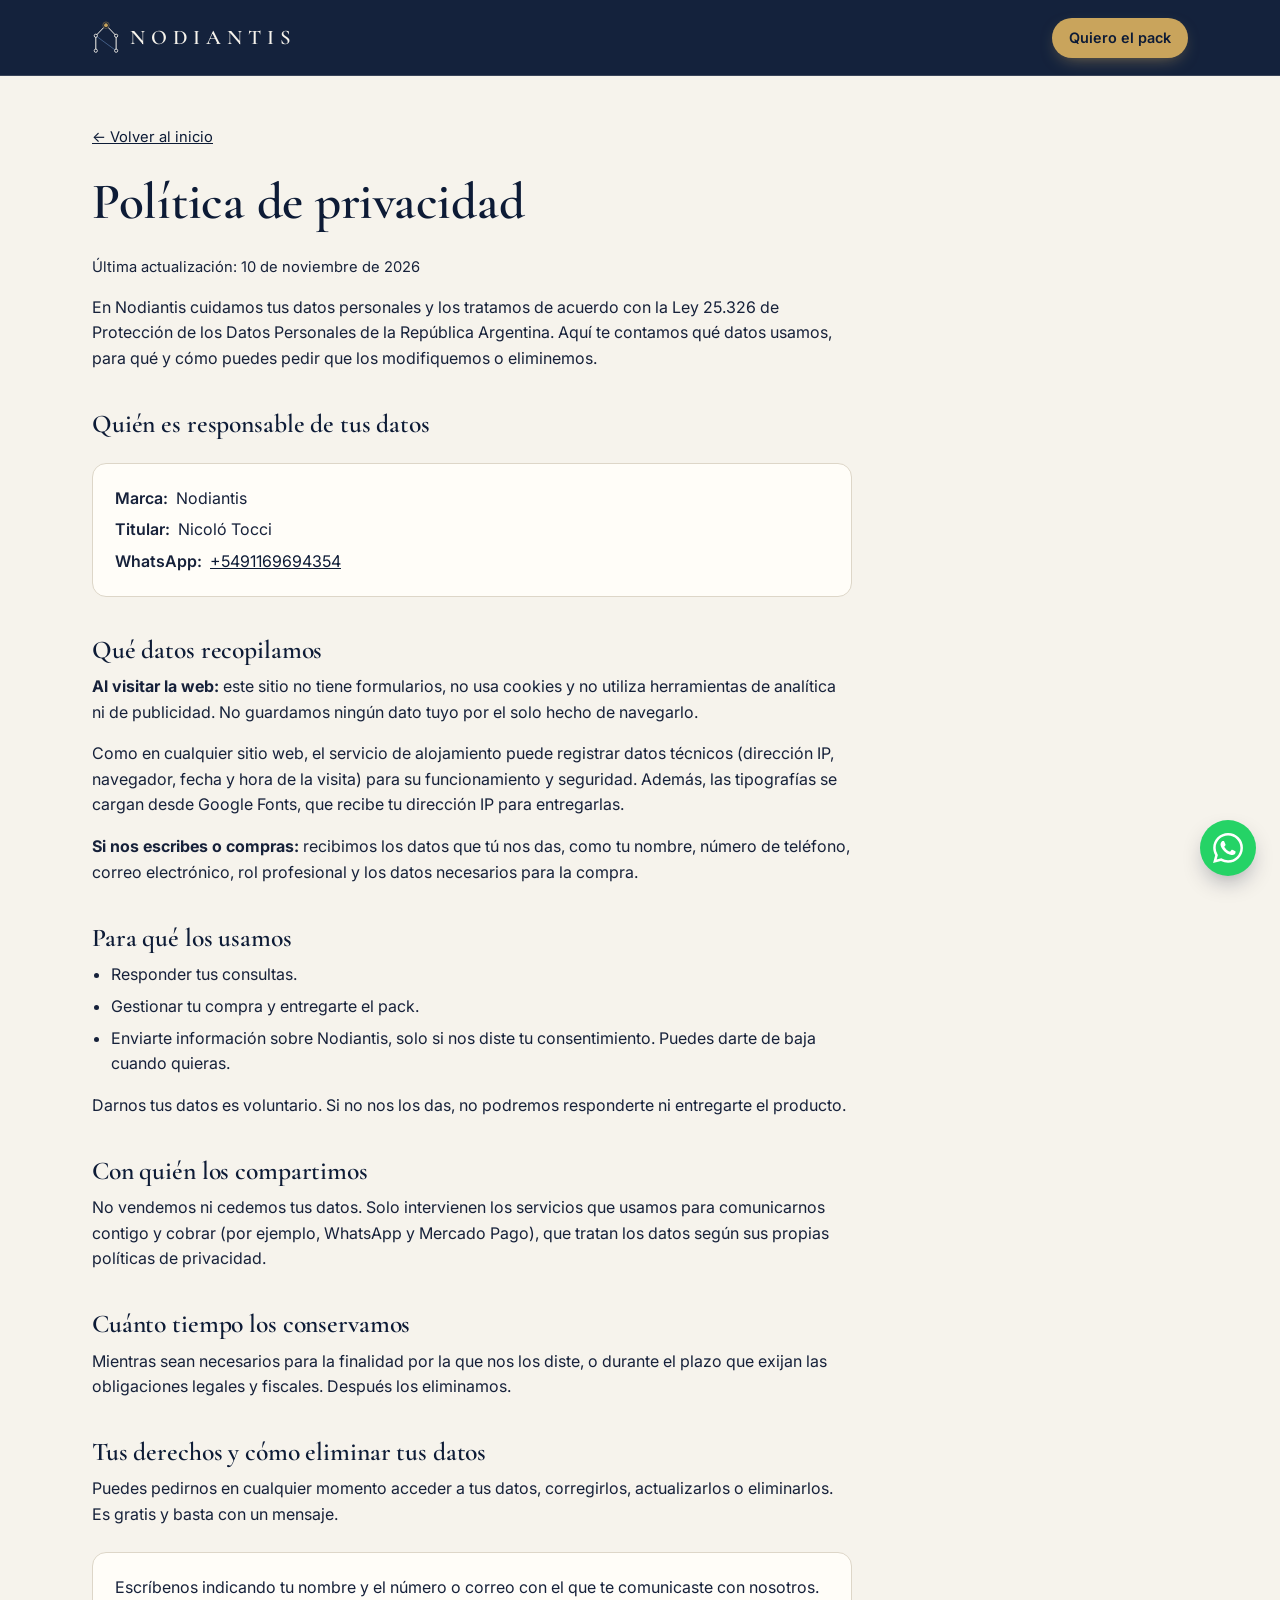
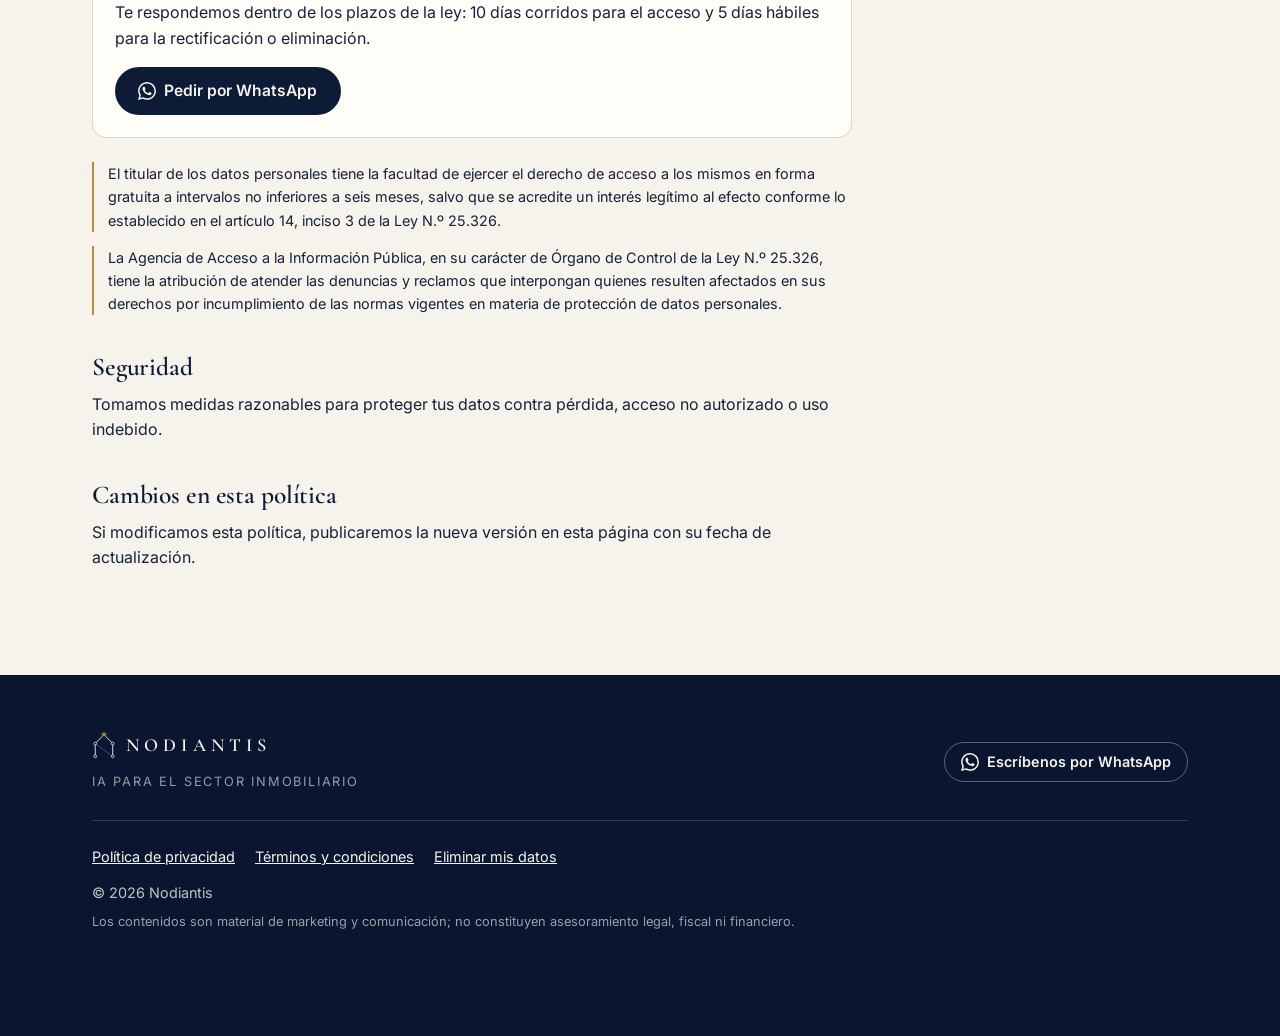
<file: privacidad.html>
<!doctype html>
<html lang="es" class="no-js">
<head>
  <meta charset="utf-8">
  <meta name="viewport" content="width=device-width, initial-scale=1">
  <title>Política de privacidad · Nodiantis</title>
  <meta name="description" content="Cómo trata Nodiantis tus datos personales y cómo pedir su acceso, corrección o eliminación.">
  <meta name="robots" content="index, follow">
  <meta name="theme-color" content="#0d1b36">
  <link rel="icon" type="image/svg+xml" href="data:image/svg+xml,%3Csvg xmlns='http://www.w3.org/2000/svg' viewBox='0 0 64 64'%3E%3Crect width='64' height='64' rx='14' fill='%230d1b36'/%3E%3Csvg x='9' y='7' width='46' height='50' viewBox='630 155 420 505'%3E%3Cpath d='M687 374 L992 598' stroke='%234a6790' stroke-width='13' stroke-linecap='round'/%3E%3Cg stroke='%23f6f3ec' stroke-width='15' stroke-linecap='round' fill='none'%3E%3Cpath d='M840 215 L687 374 M840 215 L992 374 M687 374 V598 M992 374 V598'/%3E%3C/g%3E%3Cg fill='%230d1b36' stroke='%23f6f3ec' stroke-width='13'%3E%3Ccircle cx='687' cy='374' r='24'/%3E%3Ccircle cx='992' cy='374' r='24'/%3E%3Ccircle cx='687' cy='598' r='24'/%3E%3Ccircle cx='992' cy='598' r='24'/%3E%3C/g%3E%3Ccircle cx='840' cy='215' r='48' fill='%230d1b36' stroke='%23c9a45c' stroke-width='6'/%3E%3Ccircle cx='840' cy='215' r='28' fill='%23c9a45c'/%3E%3C/svg%3E%3C/svg%3E">

  <link rel="preconnect" href="https://fonts.googleapis.com">
  <link rel="preconnect" href="https://fonts.gstatic.com" crossorigin>
  <link rel="stylesheet" href="https://fonts.googleapis.com/css2?family=Cormorant+Garamond:wght@500;600;700&family=Inter:wght@400;500;600&display=swap">
  <link rel="stylesheet" href="styles.css">
</head>
<body>
  <a class="skip-link" href="#contenido">Saltar al contenido</a>
  <svg width="0" height="0" style="position:absolute" aria-hidden="true" focusable="false">
    <symbol id="iso" viewBox="630 155 420 505"><path d="M687 374 L992 598" stroke="#4a6790" stroke-width="13" stroke-linecap="round"/><g stroke="#f6f3ec" stroke-width="15" stroke-linecap="round" fill="none"><path d="M840 215 L687 374 M840 215 L992 374 M687 374 V598 M992 374 V598"/></g><g fill="var(--iso-bg, #0d1b36)" stroke="#f6f3ec" stroke-width="13"><circle cx="687" cy="374" r="24"/><circle cx="992" cy="374" r="24"/><circle cx="687" cy="598" r="24"/><circle cx="992" cy="598" r="24"/></g><circle cx="840" cy="215" r="48" fill="var(--iso-bg, #0d1b36)" stroke="#c9a45c" stroke-width="6"/><circle cx="840" cy="215" r="28" fill="#c9a45c"/></symbol>
    <symbol id="wa-logo" viewBox="0 0 24 24"><path fill="currentColor" d="M17.472 14.382c-.297-.149-1.758-.867-2.03-.967-.273-.099-.471-.148-.67.15-.197.297-.767.966-.94 1.164-.173.199-.347.223-.644.075-.297-.15-1.255-.463-2.39-1.475-.883-.788-1.48-1.761-1.653-2.059-.173-.297-.018-.458.13-.606.134-.133.298-.347.446-.52.149-.174.198-.298.298-.497.099-.198.05-.371-.025-.52-.075-.149-.669-1.612-.916-2.207-.242-.579-.487-.5-.669-.51-.173-.008-.371-.01-.57-.01-.198 0-.52.074-.792.372-.272.297-1.04 1.016-1.04 2.479 0 1.462 1.065 2.875 1.213 3.074.149.198 2.096 3.2 5.077 4.487.709.306 1.262.489 1.694.625.712.227 1.36.195 1.871.118.571-.085 1.758-.719 2.006-1.413.248-.694.248-1.289.173-1.413-.074-.124-.272-.198-.57-.347m-5.421 7.403h-.004a9.87 9.87 0 01-5.031-1.378l-.361-.214-3.741.982.998-3.648-.235-.374a9.86 9.86 0 01-1.51-5.26c.001-5.45 4.436-9.884 9.888-9.884 2.64 0 5.122 1.03 6.988 2.898a9.825 9.825 0 012.893 6.994c-.003 5.45-4.437 9.884-9.885 9.884m8.413-18.297A11.815 11.815 0 0012.05 0C5.495 0 .16 5.335.157 11.892c0 2.096.547 4.142 1.588 5.945L.057 24l6.305-1.654a11.882 11.882 0 005.683 1.448h.005c6.554 0 11.89-5.335 11.893-11.893a11.821 11.821 0 00-3.48-8.413Z"/></symbol>
  </svg>

  <header class="site-header" id="top">
    <div class="container header-inner">
      <a class="brand" href="index.html" aria-label="Nodiantis, volver al inicio"><svg class="brand-iso" aria-hidden="true"><use href="#iso"/></svg><span class="wordmark">Nodiantis</span></a>
      <div class="header-actions">
        <a class="btn btn-primary btn-sm" href="https://wa.me/5491169694354" data-buy target="_blank" rel="noopener">Quiero el pack</a>
      </div>
    </div>
  </header>

  <main id="contenido" class="legal-page">
    <div class="container">
      <article class="legal">
        <a class="back-link" href="index.html">← Volver al inicio</a>
        <h1>Política de privacidad</h1>
        <p class="legal-updated">Última actualización: 10 de noviembre de 2026</p>
        <p>En Nodiantis cuidamos tus datos personales y los tratamos de acuerdo con la Ley 25.326 de Protección de los Datos Personales de la República Argentina. Aquí te contamos qué datos usamos, para qué y cómo puedes pedir que los modifiquemos o eliminemos.</p>

        <h2>Quién es responsable de tus datos</h2>
        <div class="legal-box">
          <dl class="legal-dl">
            <div><dt>Marca:</dt><dd>Nodiantis</dd></div>
            <div data-cfg-row hidden><dt>Titular:</dt><dd data-cfg="titular.nombre"></dd></div>
            <div data-cfg-row hidden><dt>CUIT:</dt><dd data-cfg="titular.cuit"></dd></div>
            <div data-cfg-row hidden><dt>Domicilio:</dt><dd data-cfg="titular.domicilio"></dd></div>
            <div data-cfg-row hidden><dt>Correo:</dt><dd><a data-cfg="email" href="#"></a></dd></div>
            <div><dt>WhatsApp:</dt><dd><a href="https://wa.me/5491169694354" data-whatsapp target="_blank" rel="noopener" data-wa-text>+5491169694354</a></dd></div>
          </dl>
        </div>

        <h2>Qué datos recopilamos</h2>
        <p><strong>Al visitar la web:</strong> este sitio no tiene formularios, no usa cookies y no utiliza herramientas de analítica ni de publicidad. No guardamos ningún dato tuyo por el solo hecho de navegarlo.</p>
        <p>Como en cualquier sitio web, el servicio de alojamiento puede registrar datos técnicos (dirección IP, navegador, fecha y hora de la visita) para su funcionamiento y seguridad. Además, las tipografías se cargan desde Google Fonts, que recibe tu dirección IP para entregarlas.</p>
        <p><strong>Si nos escribes o compras:</strong> recibimos los datos que tú nos das, como tu nombre, número de teléfono, correo electrónico, rol profesional y los datos necesarios para la compra.</p>

        <h2>Para qué los usamos</h2>
        <ul>
          <li>Responder tus consultas.</li>
          <li>Gestionar tu compra y entregarte el pack.</li>
          <li>Enviarte información sobre Nodiantis, solo si nos diste tu consentimiento. Puedes darte de baja cuando quieras.</li>
        </ul>
        <p>Darnos tus datos es voluntario. Si no nos los das, no podremos responderte ni entregarte el producto.</p>

        <h2>Con quién los compartimos</h2>
        <p>No vendemos ni cedemos tus datos. Solo intervienen los servicios que usamos para comunicarnos contigo y cobrar (por ejemplo, WhatsApp y Mercado Pago), que tratan los datos según sus propias políticas de privacidad.</p>

        <h2>Cuánto tiempo los conservamos</h2>
        <p>Mientras sean necesarios para la finalidad por la que nos los diste, o durante el plazo que exijan las obligaciones legales y fiscales. Después los eliminamos.</p>

        <h2 id="tus-derechos">Tus derechos y cómo eliminar tus datos</h2>
        <p>Puedes pedirnos en cualquier momento acceder a tus datos, corregirlos, actualizarlos o eliminarlos. Es gratis y basta con un mensaje.</p>
        <div class="legal-box">
          <p>Escríbenos indicando tu nombre y el número o correo con el que te comunicaste con nosotros. Te respondemos dentro de los plazos de la ley: 10 días corridos para el acceso y 5 días hábiles para la rectificación o eliminación.</p>
          <div class="btn-row">
            <a class="btn btn-dark" href="https://wa.me/5491169694354" data-whatsapp-delete target="_blank" rel="noopener"><svg class="wa-icon" aria-hidden="true"><use href="#wa-logo"/></svg>Pedir por WhatsApp</a>
          </div>
          <p data-cfg-row hidden>También puedes escribirnos a <a data-cfg="email" href="#"></a>.</p>
        </div>
        <p class="legal-note">El titular de los datos personales tiene la facultad de ejercer el derecho de acceso a los mismos en forma gratuita a intervalos no inferiores a seis meses, salvo que se acredite un interés legítimo al efecto conforme lo establecido en el artículo 14, inciso 3 de la Ley N.º 25.326.</p>
        <p class="legal-note">La Agencia de Acceso a la Información Pública, en su carácter de Órgano de Control de la Ley N.º 25.326, tiene la atribución de atender las denuncias y reclamos que interpongan quienes resulten afectados en sus derechos por incumplimiento de las normas vigentes en materia de protección de datos personales.</p>

        <h2>Seguridad</h2>
        <p>Tomamos medidas razonables para proteger tus datos contra pérdida, acceso no autorizado o uso indebido.</p>

        <h2>Cambios en esta política</h2>
        <p>Si modificamos esta política, publicaremos la nueva versión en esta página con su fecha de actualización.</p>
      </article>
    </div>
  </main>

  <footer class="site-footer">
    <div class="container footer-inner">
      <div class="footer-brand">
        <span class="brand"><svg class="brand-iso" aria-hidden="true"><use href="#iso"/></svg><span class="wordmark wordmark-footer">Nodiantis</span></span>
        <p class="footer-tagline">IA para el sector inmobiliario</p>
      </div>

      <div class="footer-actions">
        <a class="btn btn-outline-light btn-sm" href="https://wa.me/5491169694354" data-whatsapp target="_blank" rel="noopener"><svg class="wa-icon" aria-hidden="true"><use href="#wa-logo"/></svg>Escríbenos por WhatsApp</a>
        <ul class="social" id="social" aria-label="Redes sociales" hidden></ul>
      </div>

      <div class="footer-legal">
        <ul class="legal-links">
          <li><a href="privacidad.html">Política de privacidad</a></li>
          <li><a href="terminos.html">Términos y condiciones</a></li>
          <li><a href="privacidad.html#tus-derechos">Eliminar mis datos</a></li>
        </ul>
        <p>© <span id="year">2026</span> Nodiantis</p>
        <p class="disclaimer">Los contenidos son material de marketing y comunicación; no constituyen asesoramiento legal, fiscal ni financiero.</p>
      </div>
    </div>
  </footer>

  <a class="wa-float" href="https://wa.me/5491169694354" data-whatsapp target="_blank" rel="noopener" aria-label="Escribir por WhatsApp">
    <svg aria-hidden="true"><use href="#wa-logo"/></svg>
  </a>

  <script src="config.js"></script>
  <script src="script.js"></script>
</body>
</html>
</file>
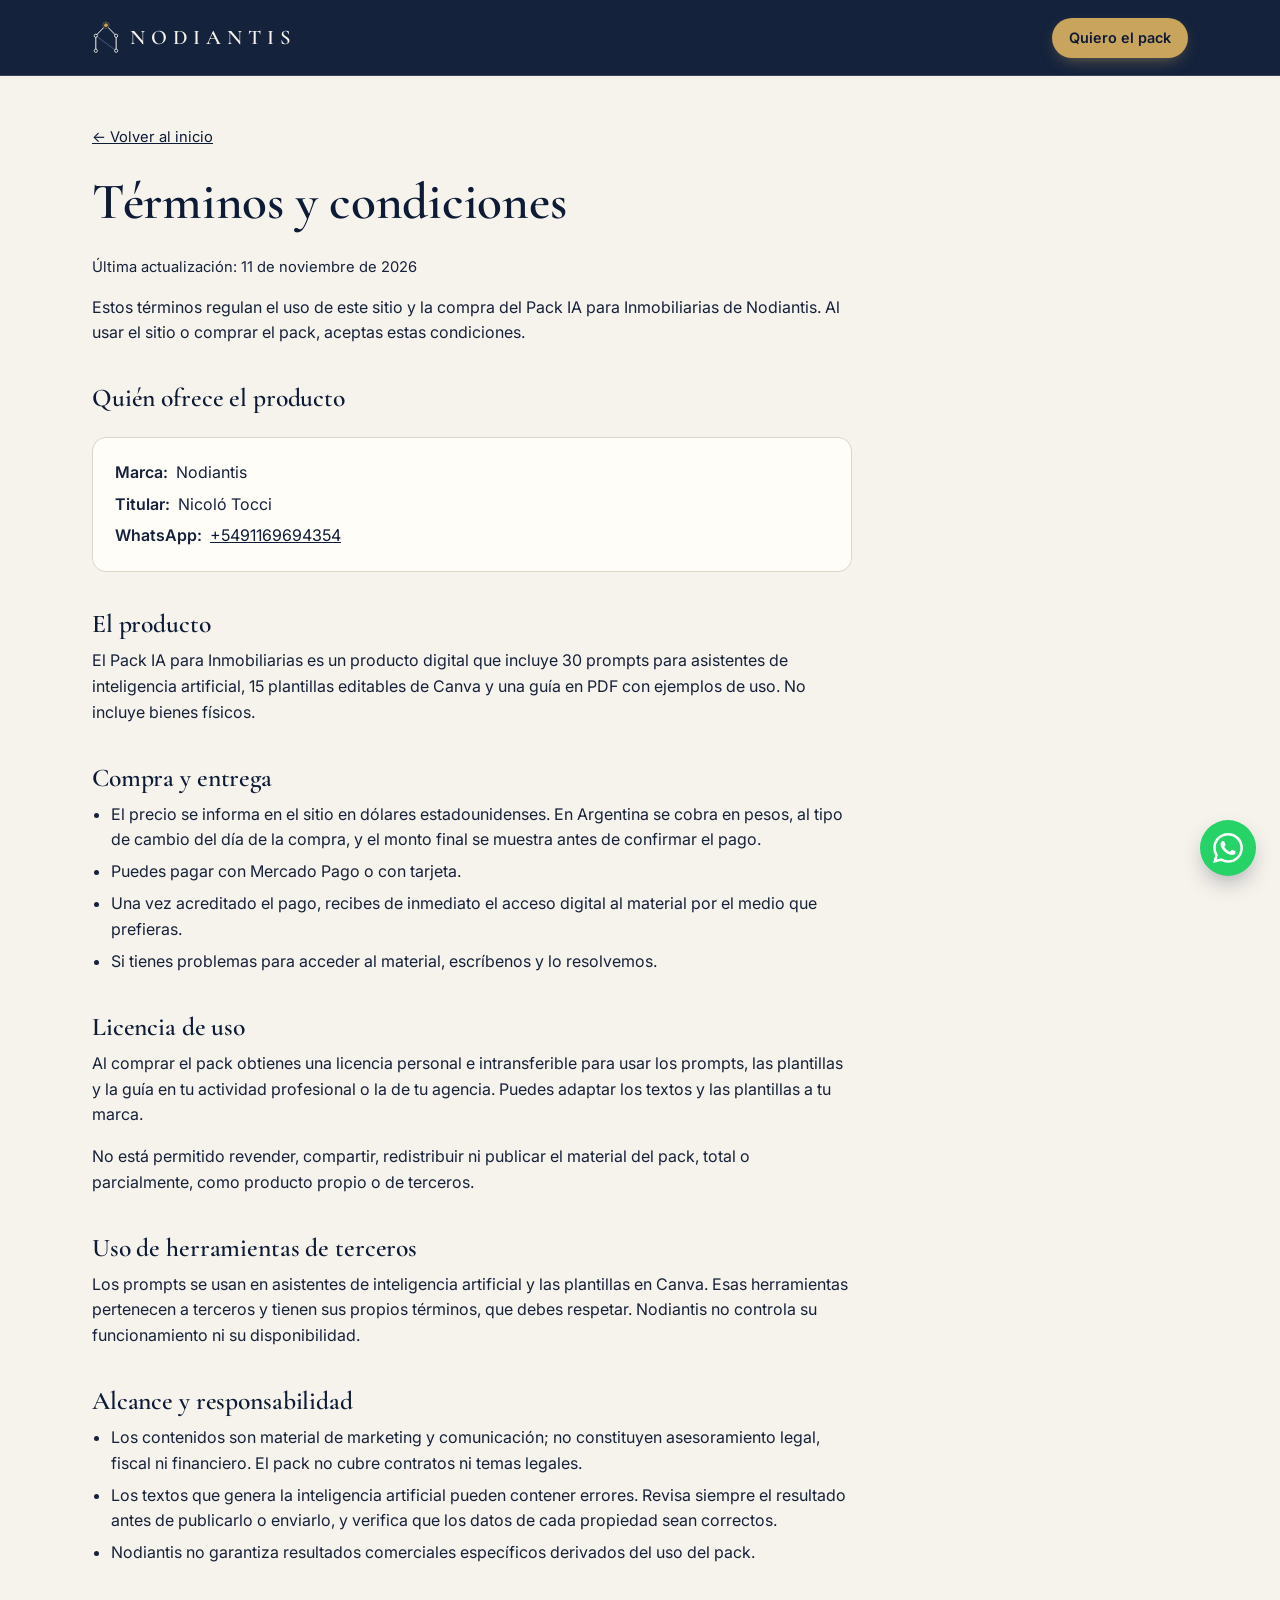
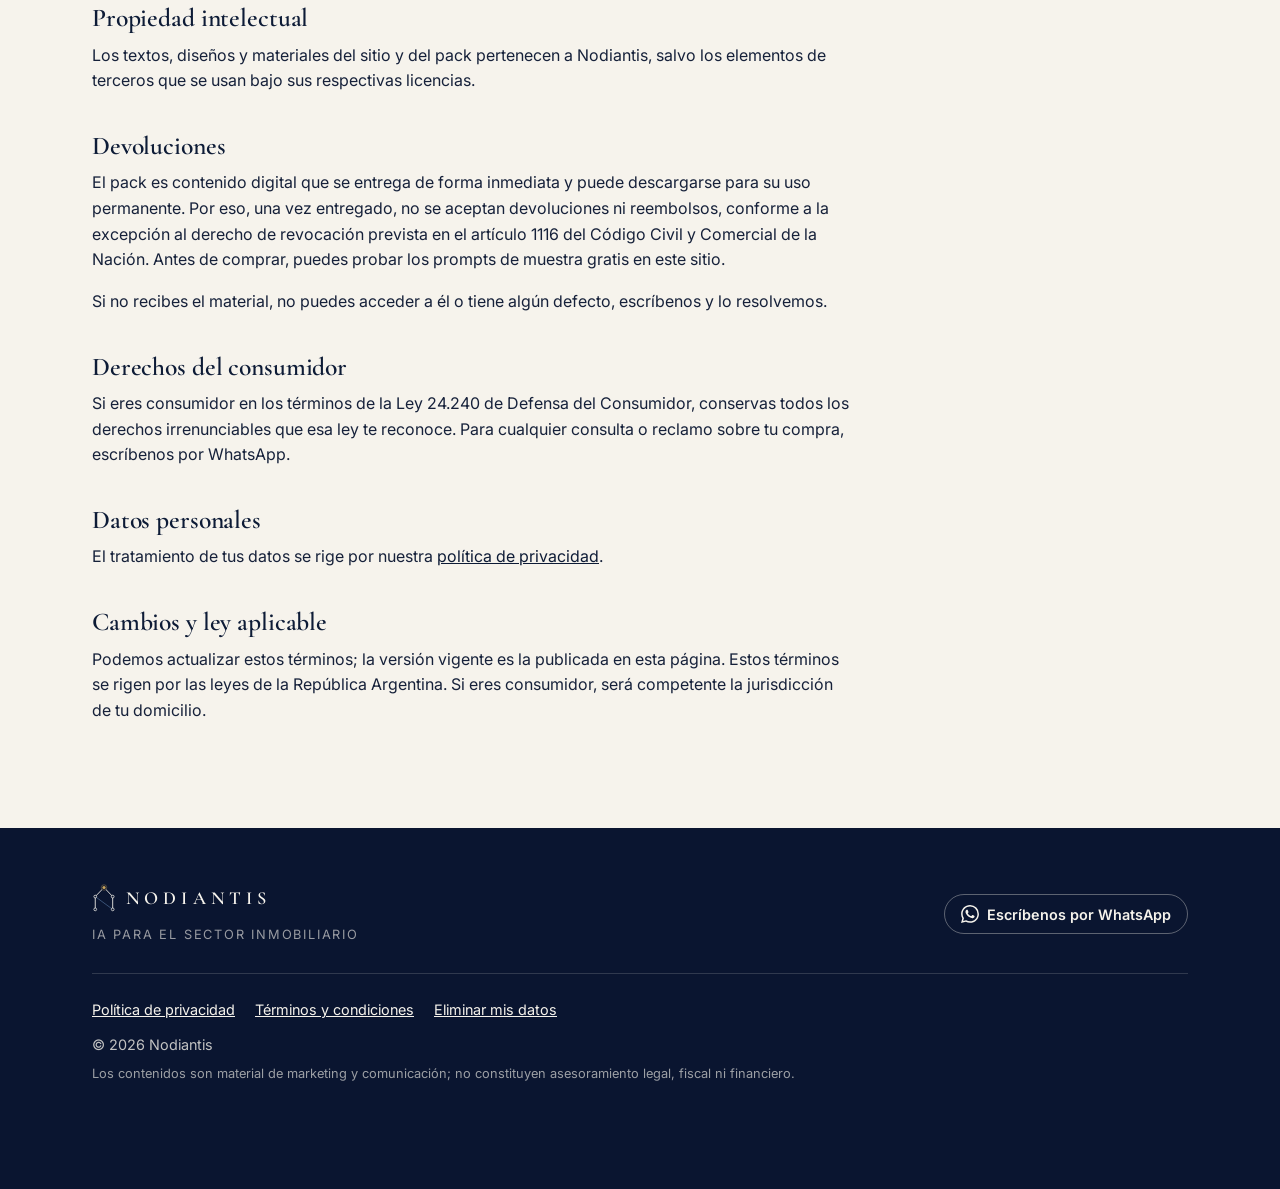
<file: terminos.html>
<!doctype html>
<html lang="es" class="no-js">
<head>
  <meta charset="utf-8">
  <meta name="viewport" content="width=device-width, initial-scale=1">
  <title>Términos y condiciones · Nodiantis</title>
  <meta name="description" content="Términos y condiciones de uso del sitio y de compra del Pack IA para Inmobiliarias de Nodiantis.">
  <meta name="robots" content="index, follow">
  <meta name="theme-color" content="#0d1b36">
  <link rel="icon" type="image/svg+xml" href="data:image/svg+xml,%3Csvg xmlns='http://www.w3.org/2000/svg' viewBox='0 0 64 64'%3E%3Crect width='64' height='64' rx='14' fill='%230d1b36'/%3E%3Csvg x='9' y='7' width='46' height='50' viewBox='630 155 420 505'%3E%3Cpath d='M687 374 L992 598' stroke='%234a6790' stroke-width='13' stroke-linecap='round'/%3E%3Cg stroke='%23f6f3ec' stroke-width='15' stroke-linecap='round' fill='none'%3E%3Cpath d='M840 215 L687 374 M840 215 L992 374 M687 374 V598 M992 374 V598'/%3E%3C/g%3E%3Cg fill='%230d1b36' stroke='%23f6f3ec' stroke-width='13'%3E%3Ccircle cx='687' cy='374' r='24'/%3E%3Ccircle cx='992' cy='374' r='24'/%3E%3Ccircle cx='687' cy='598' r='24'/%3E%3Ccircle cx='992' cy='598' r='24'/%3E%3C/g%3E%3Ccircle cx='840' cy='215' r='48' fill='%230d1b36' stroke='%23c9a45c' stroke-width='6'/%3E%3Ccircle cx='840' cy='215' r='28' fill='%23c9a45c'/%3E%3C/svg%3E%3C/svg%3E">

  <link rel="preconnect" href="https://fonts.googleapis.com">
  <link rel="preconnect" href="https://fonts.gstatic.com" crossorigin>
  <link rel="stylesheet" href="https://fonts.googleapis.com/css2?family=Cormorant+Garamond:wght@500;600;700&family=Inter:wght@400;500;600&display=swap">
  <link rel="stylesheet" href="styles.css">
</head>
<body>
  <a class="skip-link" href="#contenido">Saltar al contenido</a>
  <svg width="0" height="0" style="position:absolute" aria-hidden="true" focusable="false">
    <symbol id="iso" viewBox="630 155 420 505"><path d="M687 374 L992 598" stroke="#4a6790" stroke-width="13" stroke-linecap="round"/><g stroke="#f6f3ec" stroke-width="15" stroke-linecap="round" fill="none"><path d="M840 215 L687 374 M840 215 L992 374 M687 374 V598 M992 374 V598"/></g><g fill="var(--iso-bg, #0d1b36)" stroke="#f6f3ec" stroke-width="13"><circle cx="687" cy="374" r="24"/><circle cx="992" cy="374" r="24"/><circle cx="687" cy="598" r="24"/><circle cx="992" cy="598" r="24"/></g><circle cx="840" cy="215" r="48" fill="var(--iso-bg, #0d1b36)" stroke="#c9a45c" stroke-width="6"/><circle cx="840" cy="215" r="28" fill="#c9a45c"/></symbol>
    <symbol id="wa-logo" viewBox="0 0 24 24"><path fill="currentColor" d="M17.472 14.382c-.297-.149-1.758-.867-2.03-.967-.273-.099-.471-.148-.67.15-.197.297-.767.966-.94 1.164-.173.199-.347.223-.644.075-.297-.15-1.255-.463-2.39-1.475-.883-.788-1.48-1.761-1.653-2.059-.173-.297-.018-.458.13-.606.134-.133.298-.347.446-.52.149-.174.198-.298.298-.497.099-.198.05-.371-.025-.52-.075-.149-.669-1.612-.916-2.207-.242-.579-.487-.5-.669-.51-.173-.008-.371-.01-.57-.01-.198 0-.52.074-.792.372-.272.297-1.04 1.016-1.04 2.479 0 1.462 1.065 2.875 1.213 3.074.149.198 2.096 3.2 5.077 4.487.709.306 1.262.489 1.694.625.712.227 1.36.195 1.871.118.571-.085 1.758-.719 2.006-1.413.248-.694.248-1.289.173-1.413-.074-.124-.272-.198-.57-.347m-5.421 7.403h-.004a9.87 9.87 0 01-5.031-1.378l-.361-.214-3.741.982.998-3.648-.235-.374a9.86 9.86 0 01-1.51-5.26c.001-5.45 4.436-9.884 9.888-9.884 2.64 0 5.122 1.03 6.988 2.898a9.825 9.825 0 012.893 6.994c-.003 5.45-4.437 9.884-9.885 9.884m8.413-18.297A11.815 11.815 0 0012.05 0C5.495 0 .16 5.335.157 11.892c0 2.096.547 4.142 1.588 5.945L.057 24l6.305-1.654a11.882 11.882 0 005.683 1.448h.005c6.554 0 11.89-5.335 11.893-11.893a11.821 11.821 0 00-3.48-8.413Z"/></symbol>
  </svg>

  <header class="site-header" id="top">
    <div class="container header-inner">
      <a class="brand" href="index.html" aria-label="Nodiantis, volver al inicio"><svg class="brand-iso" aria-hidden="true"><use href="#iso"/></svg><span class="wordmark">Nodiantis</span></a>
      <div class="header-actions">
        <a class="btn btn-primary btn-sm" href="https://wa.me/5491169694354" data-buy target="_blank" rel="noopener">Quiero el pack</a>
      </div>
    </div>
  </header>

  <main id="contenido" class="legal-page">
    <div class="container">
      <article class="legal">
        <a class="back-link" href="index.html">← Volver al inicio</a>
        <h1>Términos y condiciones</h1>
        <p class="legal-updated">Última actualización: 11 de noviembre de 2026</p>
        <p>Estos términos regulan el uso de este sitio y la compra del Pack IA para Inmobiliarias de Nodiantis. Al usar el sitio o comprar el pack, aceptas estas condiciones.</p>

        <h2>Quién ofrece el producto</h2>
        <div class="legal-box">
          <dl class="legal-dl">
            <div><dt>Marca:</dt><dd>Nodiantis</dd></div>
            <div data-cfg-row hidden><dt>Titular:</dt><dd data-cfg="titular.nombre"></dd></div>
            <div data-cfg-row hidden><dt>CUIT:</dt><dd data-cfg="titular.cuit"></dd></div>
            <div data-cfg-row hidden><dt>Domicilio:</dt><dd data-cfg="titular.domicilio"></dd></div>
            <div data-cfg-row hidden><dt>Correo:</dt><dd><a data-cfg="email" href="#"></a></dd></div>
            <div><dt>WhatsApp:</dt><dd><a href="https://wa.me/5491169694354" data-whatsapp target="_blank" rel="noopener" data-wa-text>+5491169694354</a></dd></div>
          </dl>
        </div>

        <h2>El producto</h2>
        <p>El Pack IA para Inmobiliarias es un producto digital que incluye 30 prompts para asistentes de inteligencia artificial, 15 plantillas editables de Canva y una guía en PDF con ejemplos de uso. No incluye bienes físicos.</p>

        <h2>Compra y entrega</h2>
        <ul>
          <li>El precio se informa en el sitio en dólares estadounidenses. En Argentina se cobra en pesos, al tipo de cambio del día de la compra, y el monto final se muestra antes de confirmar el pago.</li>
          <li>Puedes pagar con Mercado Pago o con tarjeta.</li>
          <li>Una vez acreditado el pago, recibes de inmediato el acceso digital al material por el medio que prefieras.</li>
          <li>Si tienes problemas para acceder al material, escríbenos y lo resolvemos.</li>
        </ul>

        <h2>Licencia de uso</h2>
        <p>Al comprar el pack obtienes una licencia personal e intransferible para usar los prompts, las plantillas y la guía en tu actividad profesional o la de tu agencia. Puedes adaptar los textos y las plantillas a tu marca.</p>
        <p>No está permitido revender, compartir, redistribuir ni publicar el material del pack, total o parcialmente, como producto propio o de terceros.</p>

        <h2>Uso de herramientas de terceros</h2>
        <p>Los prompts se usan en asistentes de inteligencia artificial y las plantillas en Canva. Esas herramientas pertenecen a terceros y tienen sus propios términos, que debes respetar. Nodiantis no controla su funcionamiento ni su disponibilidad.</p>

        <h2>Alcance y responsabilidad</h2>
        <ul>
          <li>Los contenidos son material de marketing y comunicación; no constituyen asesoramiento legal, fiscal ni financiero. El pack no cubre contratos ni temas legales.</li>
          <li>Los textos que genera la inteligencia artificial pueden contener errores. Revisa siempre el resultado antes de publicarlo o enviarlo, y verifica que los datos de cada propiedad sean correctos.</li>
          <li>Nodiantis no garantiza resultados comerciales específicos derivados del uso del pack.</li>
        </ul>

        <h2>Propiedad intelectual</h2>
        <p>Los textos, diseños y materiales del sitio y del pack pertenecen a Nodiantis, salvo los elementos de terceros que se usan bajo sus respectivas licencias.</p>

        <h2>Devoluciones</h2>
        <p>El pack es contenido digital que se entrega de forma inmediata y puede descargarse para su uso permanente. Por eso, una vez entregado, no se aceptan devoluciones ni reembolsos, conforme a la excepción al derecho de revocación prevista en el artículo 1116 del Código Civil y Comercial de la Nación. Antes de comprar, puedes probar los prompts de muestra gratis en este sitio.</p>
        <p>Si no recibes el material, no puedes acceder a él o tiene algún defecto, escríbenos y lo resolvemos.</p>

        <h2>Derechos del consumidor</h2>
        <p>Si eres consumidor en los términos de la Ley 24.240 de Defensa del Consumidor, conservas todos los derechos irrenunciables que esa ley te reconoce. Para cualquier consulta o reclamo sobre tu compra, escríbenos por WhatsApp.</p>

        <h2>Datos personales</h2>
        <p>El tratamiento de tus datos se rige por nuestra <a href="privacidad.html">política de privacidad</a>.</p>

        <h2>Cambios y ley aplicable</h2>
        <p>Podemos actualizar estos términos; la versión vigente es la publicada en esta página. Estos términos se rigen por las leyes de la República Argentina. Si eres consumidor, será competente la jurisdicción de tu domicilio.</p>
      </article>
    </div>
  </main>

  <footer class="site-footer">
    <div class="container footer-inner">
      <div class="footer-brand">
        <span class="brand"><svg class="brand-iso" aria-hidden="true"><use href="#iso"/></svg><span class="wordmark wordmark-footer">Nodiantis</span></span>
        <p class="footer-tagline">IA para el sector inmobiliario</p>
      </div>

      <div class="footer-actions">
        <a class="btn btn-outline-light btn-sm" href="https://wa.me/5491169694354" data-whatsapp target="_blank" rel="noopener"><svg class="wa-icon" aria-hidden="true"><use href="#wa-logo"/></svg>Escríbenos por WhatsApp</a>
        <ul class="social" id="social" aria-label="Redes sociales" hidden></ul>
      </div>

      <div class="footer-legal">
        <ul class="legal-links">
          <li><a href="privacidad.html">Política de privacidad</a></li>
          <li><a href="terminos.html">Términos y condiciones</a></li>
          <li><a href="privacidad.html#tus-derechos">Eliminar mis datos</a></li>
        </ul>
        <p>© <span id="year">2026</span> Nodiantis</p>
        <p class="disclaimer">Los contenidos son material de marketing y comunicación; no constituyen asesoramiento legal, fiscal ni financiero.</p>
      </div>
    </div>
  </footer>

  <a class="wa-float" href="https://wa.me/5491169694354" data-whatsapp target="_blank" rel="noopener" aria-label="Escribir por WhatsApp">
    <svg aria-hidden="true"><use href="#wa-logo"/></svg>
  </a>

  <script src="config.js"></script>
  <script src="script.js"></script>
</body>
</html>
</file>
<file: styles.css>
/* =========================================================
   Nodiantis · Landing Pack IA para Inmobiliarias
   Mobile-first. Paleta: azul noche, blanco hueso, latón.
   ========================================================= */

:root {
  --navy-900: #0a1530;
  --navy-800: #0d1b36;
  --navy-700: #16264a;
  --navy-600: #22355f;
  --steel: #6d8bb8;
  --bone: #f6f3ec;
  --bone-200: #efeadf;
  --paper: #fffdf8;
  --brass: #c9a45c;
  --brass-600: #b38c42;
  --brass-text: #7a5a1f;      /* latón para texto sobre fondos claros (AA) */
  --ink: #16213a;
  --ink-soft: #46516a;
  --line: #ddd6c8;
  --line-dark: rgba(246, 243, 236, 0.16);
  --error: #a3261b;
  --success: #24613f;
  --card-bg: var(--paper);

  --font-serif: "Cormorant Garamond", "Iowan Old Style", Georgia, serif;
  --font-sans: "Inter", system-ui, -apple-system, "Segoe UI", Roboto, sans-serif;

  --radius: 14px;
  --radius-sm: 8px;
  --shadow: 0 1px 2px rgba(13, 27, 54, 0.04), 0 8px 24px -12px rgba(13, 27, 54, 0.18);
  --header-h: 64px;
  --ease: cubic-bezier(.2, .7, .2, 1);
}

*,
*::before,
*::after { box-sizing: border-box; }

html {
  scroll-behavior: smooth;
  scroll-padding-top: calc(var(--header-h) + 12px);
  -webkit-text-size-adjust: 100%;
}

body {
  margin: 0;
  background: var(--bone);
  color: var(--ink);
  font-family: var(--font-sans);
  font-size: 1rem;
  line-height: 1.6;
  -webkit-font-smoothing: antialiased;
  overflow-x: hidden;
}

img, svg { display: block; max-width: 100%; }
[hidden] { display: none !important; }

h1, h2, h3 {
  font-family: var(--font-serif);
  font-weight: 600;
  line-height: 1.12;
  letter-spacing: -0.005em;
  margin: 0 0 .5em;
  color: inherit;
}
h1 { font-size: clamp(2.35rem, 7.5vw, 4rem); }
h2 { font-size: clamp(1.9rem, 5vw, 2.75rem); }
h3 { font-size: 1.45rem; }

p { margin: 0 0 1em; }

a { color: inherit; }
a:hover { text-decoration-thickness: 2px; }

:focus-visible {
  outline: 2px solid var(--brass-600);
  outline-offset: 3px;
  border-radius: 4px;
}
.hero :focus-visible,
.site-header :focus-visible,
.site-footer :focus-visible,
.closing :focus-visible { outline-color: var(--brass); }

.visually-hidden {
  position: absolute !important;
  width: 1px; height: 1px;
  padding: 0; margin: -1px;
  overflow: hidden; clip: rect(0 0 0 0);
  white-space: nowrap; border: 0;
}

.skip-link {
  position: absolute;
  left: 16px; top: -60px;
  z-index: 100;
  background: var(--brass);
  color: var(--navy-800);
  padding: .6rem 1rem;
  border-radius: var(--radius-sm);
  font-weight: 600;
  text-decoration: none;
  transition: top .2s;
}
.skip-link:focus { top: 12px; }

.container {
  width: 100%;
  max-width: 1160px;
  margin: 0 auto;
  padding: 0 20px;
}

/* ---------- Botones ---------- */
.btn {
  display: inline-flex;
  align-items: center;
  justify-content: center;
  gap: .5rem;
  min-height: 48px;
  padding: .75rem 1.4rem;
  border-radius: 999px;
  border: 1px solid transparent;
  font: 600 .98rem/1.2 var(--font-sans);
  text-decoration: none;
  cursor: pointer;
  transition: transform .2s var(--ease), background-color .2s, border-color .2s, color .2s, box-shadow .2s;
}
.btn:hover { transform: translateY(-1px); }
.btn:active { transform: translateY(0); }

.btn-primary {
  background: var(--brass);
  color: var(--navy-800);
  box-shadow: 0 6px 18px -8px rgba(201, 164, 92, .7);
}
.btn-primary:hover { background: #d4b170; }

.btn-ghost {
  background: transparent;
  color: var(--bone);
  border-color: rgba(246, 243, 236, .45);
}
.btn-ghost:hover { border-color: var(--bone); background: rgba(246, 243, 236, .06); }

.btn-outline-light {
  background: transparent;
  color: var(--bone);
  border-color: rgba(246, 243, 236, .35);
}
.btn-outline-light:hover { border-color: var(--brass); color: var(--brass); }

.btn-sm { min-height: 40px; padding: .5rem 1rem; font-size: .9rem; }

.btn-row { display: flex; flex-wrap: wrap; gap: 12px; }
.btn-row-center { justify-content: center; }
.btn-row .btn { flex: 1 1 auto; }

/* ---------- Header ---------- */
.site-header {
  position: fixed;
  inset: 0 0 auto 0;
  z-index: 50;
  height: var(--header-h);
  background: rgba(13, 27, 54, .97);
  -webkit-backdrop-filter: saturate(140%) blur(10px);
  backdrop-filter: saturate(140%) blur(10px);
  border-bottom: 1px solid var(--line-dark);
  color: var(--bone);
}
.header-inner {
  height: 100%;
  display: flex;
  align-items: center;
  justify-content: space-between;
  gap: 16px;
}
.wordmark {
  font-family: var(--font-serif);
  font-weight: 600;
  font-size: 1.3rem;
  letter-spacing: .28em;
  text-transform: uppercase;
  text-decoration: none;
  color: var(--bone);
  white-space: nowrap;
  position: relative;
  padding-right: .28em;
}
.header-actions { display: flex; align-items: center; gap: 8px; }

.nav-toggle {
  width: 44px; height: 44px;
  display: inline-grid; place-items: center;
  background: transparent;
  border: 1px solid var(--line-dark);
  border-radius: 10px;
  color: var(--bone);
  cursor: pointer;
}
.nav-toggle-bar,
.nav-toggle-bar::before,
.nav-toggle-bar::after {
  display: block;
  width: 18px; height: 1.5px;
  background: currentColor;
  border-radius: 2px;
  transition: transform .25s var(--ease), opacity .2s;
  position: relative;
}
.nav-toggle-bar::before,
.nav-toggle-bar::after { content: ""; position: absolute; left: 0; }
.nav-toggle-bar::before { top: -6px; }
.nav-toggle-bar::after { top: 6px; }
.nav-toggle[aria-expanded="true"] .nav-toggle-bar { background: transparent; }
.nav-toggle[aria-expanded="true"] .nav-toggle-bar::before { transform: translateY(6px) rotate(45deg); }
.nav-toggle[aria-expanded="true"] .nav-toggle-bar::after { transform: translateY(-6px) rotate(-45deg); }

.site-nav {
  position: absolute;
  top: var(--header-h);
  left: 0; right: 0;
  background: var(--navy-800);
  border-bottom: 1px solid var(--line-dark);
  display: none;
}
.site-nav.is-open { display: block; }
.site-nav ul { list-style: none; margin: 0; padding: 8px 20px 16px; }
.site-nav a {
  display: block;
  padding: .85rem 0;
  border-bottom: 1px solid var(--line-dark);
  text-decoration: none;
  color: var(--bone);
  font-size: 1.02rem;
}
.site-nav li:last-child a { border-bottom: 0; }
.site-nav a:hover { color: var(--brass); }

/* Sin JS el menú debe ser accesible */
.no-js .site-nav { display: block; position: static; background: none; border: 0; }
.no-js .nav-toggle { display: none; }

/* ---------- Hero ---------- */
.hero {
  position: relative;
  overflow: hidden;
  background:
    radial-gradient(1000px 500px at 85% 10%, rgba(109, 139, 184, .16), transparent 60%),
    linear-gradient(180deg, var(--navy-800), var(--navy-900));
  color: var(--bone);
  padding: calc(var(--header-h) + 48px) 0 72px;
}
.hero-lines {
  position: absolute;
  inset: 0;
  width: 100%; height: 100%;
  color: rgba(246, 243, 236, .07);
  pointer-events: none;
}
.hero-grid {
  position: relative;
  display: grid;
  gap: 48px;
}
.eyebrow {
  display: inline-flex;
  align-items: center;
  gap: .6rem;
  font-size: .78rem;
  font-weight: 600;
  letter-spacing: .18em;
  text-transform: uppercase;
  color: var(--brass);
  margin-bottom: 1.1rem;
}
.eyebrow::before {
  content: "";
  width: 28px; height: 1px;
  background: currentColor;
}
.eyebrow-dark { color: var(--brass-text); }

.lead {
  font-size: 1.08rem;
  color: rgba(246, 243, 236, .82);
  max-width: 36rem;
  margin-bottom: 2rem;
}
.hero-note {
  margin: 1.25rem 0 0;
  font-size: .9rem;
  color: rgba(246, 243, 236, .66);
}

/* Mockup del pack */
.hero-visual { display: flex; justify-content: center; }
.mockup {
  position: relative;
  width: 100%;
  max-width: 420px;
  aspect-ratio: 1 / 1.02;
}
.mk {
  position: absolute;
  border-radius: 12px;
  box-shadow: 0 24px 50px -20px rgba(0, 0, 0, .55), 0 0 0 1px rgba(255, 255, 255, .06);
  transition: transform .6s var(--ease);
}
.mk-tag {
  display: inline-block;
  align-self: flex-start;
  font-size: .62rem;
  letter-spacing: .14em;
  text-transform: uppercase;
  font-weight: 600;
  padding: .25rem .55rem;
  border-radius: 999px;
  border: 1px solid rgba(246, 243, 236, .3);
  color: var(--bone);
}
.mk-tag-dark { border-color: var(--line); color: var(--ink-soft); }

.mk-guide {
  top: 0; left: 4%;
  width: 52%;
  aspect-ratio: 3 / 4;
  background: linear-gradient(160deg, var(--navy-600), var(--navy-700));
  padding: 16px;
  display: flex; flex-direction: column;
  transform: rotate(-6deg);
  color: var(--bone);
}
.mk-guide-art { color: rgba(246, 243, 236, .75); margin-top: auto; }
.mk-guide-title { font-family: var(--font-serif); font-size: 1.35rem; font-weight: 600; line-height: 1.1; margin-top: 14px; }
.mk-guide-sub { font-size: .7rem; color: rgba(246, 243, 236, .65); margin-top: 4px; }

.mk-template {
  top: 6%; right: 2%;
  width: 50%;
  background: var(--paper);
  color: var(--ink);
  padding: 14px;
  display: flex; flex-direction: column; gap: 8px;
  transform: rotate(5deg);
}
.mk-photo {
  border-radius: 8px;
  background: linear-gradient(180deg, #e9e3d6, #ddd5c4);
  color: #8f8471;
  padding: 10px 8px 0;
  aspect-ratio: 16 / 11;
  display: flex; align-items: flex-end;
}
.mk-label { font-family: var(--font-serif); font-weight: 700; font-size: 1rem; line-height: 1.1; }
.mk-bar { display: block; height: 7px; border-radius: 4px; background: var(--bone-200); }
.mk-template .mk-bar { background: #e7e1d4; }
.w90 { width: 90%; } .w80 { width: 80%; } .w70 { width: 70%; } .w55 { width: 55%; }
.mk-chips { display: flex; gap: 6px; margin-top: 2px; }
.mk-chips span { width: 28%; height: 16px; border-radius: 999px; border: 1px solid var(--line); }

.mk-prompt {
  left: 10%; right: 6%;
  bottom: 6%;
  background: var(--paper);
  color: var(--ink);
  padding: 16px 18px 18px;
  display: flex; flex-direction: column; gap: 9px;
}
.mk-prompt-head { display: flex; align-items: center; gap: 8px; }
.mk-dot { width: 8px; height: 8px; border-radius: 50%; background: var(--brass); box-shadow: 0 0 0 3px rgba(201, 164, 92, .25); }
.mk-prompt-title { font-size: .7rem; font-weight: 600; letter-spacing: .1em; text-transform: uppercase; color: var(--ink-soft); }
.mk-prompt-text { margin: 0; font-size: .86rem; line-height: 1.5; }
.mk-prompt-text b { font-weight: 600; color: var(--brass-text); background: rgba(201, 164, 92, .16); border-radius: 4px; padding: 0 3px; }
.mk-copy {
  position: absolute;
  top: 12px; right: 14px;
  font-size: .68rem; font-weight: 600;
  padding: .2rem .6rem;
  border-radius: 999px;
  background: var(--navy-800); color: var(--bone);
}
.mk-badge {
  position: absolute;
  left: 50%; bottom: -2%;
  transform: translate(-50%, 50%);
  white-space: nowrap;
  font-size: .78rem;
  color: var(--bone);
  background: rgba(10, 21, 48, .9);
  border: 1px solid rgba(201, 164, 92, .45);
  padding: .45rem .9rem;
  border-radius: 999px;
}
.mk-badge strong { color: var(--brass); font-weight: 600; }
.mk-badge span { opacity: .5; margin: 0 .2rem; }

@media (hover: hover) {
  .mockup:hover .mk-guide { transform: rotate(-8deg) translateX(-6px); }
  .mockup:hover .mk-template { transform: rotate(7deg) translateX(6px); }
  .mockup:hover .mk-prompt { transform: translateY(-4px); }
}

/* ---------- Secciones ---------- */
.section { padding: 80px 0; }
.section-alt { background: var(--bone-200); }
.section-head { max-width: 44rem; margin-bottom: 40px; }
.section-head h2 { color: var(--navy-800); }
.section-lead { color: var(--ink-soft); font-size: 1.05rem; margin: 0; }

/* Tarjetas */
.cards-3 { display: grid; gap: 16px; }
.card {
  background: var(--card-bg);
  border: 1px solid var(--line);
  border-radius: var(--radius);
  padding: 28px 24px;
  box-shadow: var(--shadow);
  transition: transform .3s var(--ease), border-color .3s;
}
.card:hover { transform: translateY(-3px); border-color: #cbbf9f; }
.card h3 { color: var(--navy-800); }
.card p:last-child { color: var(--ink-soft); margin: 0; }
.card-icon {
  width: 48px; height: 48px;
  display: grid; place-items: center;
  border-radius: 12px;
  background: var(--navy-800);
  color: var(--brass);
  margin-bottom: 20px;
}
.card-icon svg { width: 26px; height: 26px; }
.card-icon svg rect[fill] { fill: var(--navy-800); }
.card-kicker {
  font-size: .75rem;
  font-weight: 600;
  letter-spacing: .14em;
  text-transform: uppercase;
  color: var(--brass-text);
  margin-bottom: .4rem;
}

/* Áreas */
.areas {
  margin-top: 48px;
  padding-top: 40px;
  border-top: 1px solid var(--line);
}
.areas-title { color: var(--navy-800); margin-bottom: 24px; }
.areas-list { list-style: none; margin: 0; padding: 0; display: grid; gap: 0; }
.areas-list li {
  display: flex; gap: 16px;
  padding: 18px 0;
  border-bottom: 1px solid var(--line);
}
.areas-list li:last-child { border-bottom: 0; }
.area-num {
  font-family: var(--font-serif);
  font-size: 1.4rem;
  font-weight: 600;
  color: var(--brass-text);
  line-height: 1.2;
  min-width: 2ch;
}
.areas-list strong { display: block; color: var(--navy-800); font-weight: 600; margin-bottom: 2px; }
.areas-list span:not(.area-num) { color: var(--ink-soft); font-size: .95rem; }

/* Muestras */
.tabs {
  display: flex;
  gap: 8px;
  flex-wrap: wrap;
  margin-bottom: 16px;
}
.tab {
  flex: 0 0 auto;
  min-height: 44px;
  padding: .55rem 1.05rem;
  border-radius: 999px;
  border: 1px solid var(--line);
  background: var(--paper);
  color: var(--ink);
  font: 500 .92rem/1.2 var(--font-sans);
  cursor: pointer;
  transition: background-color .2s, color .2s, border-color .2s;
}
.tab:hover { border-color: var(--navy-600); }
.tab[aria-selected="true"] {
  background: var(--navy-800);
  border-color: var(--navy-800);
  color: var(--bone);
}
.tab-panel:focus-visible { outline-offset: 6px; border-radius: var(--radius); }
.tab-panel + .tab-panel { margin-top: 16px; }
.js .tab-panel + .tab-panel { margin-top: 0; }

.prompt-card {
  background: var(--paper);
  border: 1px solid var(--line);
  border-radius: var(--radius);
  box-shadow: var(--shadow);
  overflow: hidden;
}
.prompt-head {
  display: flex;
  justify-content: space-between;
  align-items: flex-start;
  gap: 16px;
  padding: 22px 22px 18px;
  border-bottom: 1px solid var(--line);
}
.prompt-head h3 { margin: 0; color: var(--navy-800); font-size: 1.35rem; }
.prompt-area {
  margin: 0 0 .3rem;
  font-size: .72rem;
  font-weight: 600;
  letter-spacing: .14em;
  text-transform: uppercase;
  color: var(--brass-text);
}
.prompt-text {
  margin: 0;
  padding: 22px;
  font-family: var(--font-sans);
  font-size: .93rem;
  line-height: 1.7;
  color: var(--ink);
  white-space: pre-wrap;
  word-wrap: break-word;
}
.prompt-text .var {
  color: var(--brass-text);
  background: rgba(201, 164, 92, .16);
  border-radius: 4px;
  padding: 0 3px;
  font-weight: 500;
}

.btn-copy {
  flex: 0 0 auto;
  display: inline-flex;
  align-items: center;
  gap: .4rem;
  min-height: 40px;
  padding: .45rem 1rem;
  border-radius: 999px;
  border: 1px solid var(--navy-800);
  background: var(--navy-800);
  color: var(--bone);
  font: 600 .88rem/1 var(--font-sans);
  cursor: pointer;
  transition: background-color .2s, color .2s, border-color .2s;
}
.btn-copy::before {
  content: "";
  width: 14px; height: 14px;
  background: currentColor;
  -webkit-mask: url("data:image/svg+xml,%3Csvg xmlns='http://www.w3.org/2000/svg' viewBox='0 0 24 24' fill='none' stroke='black' stroke-width='2' stroke-linecap='round' stroke-linejoin='round'%3E%3Crect x='9' y='9' width='12' height='12' rx='2'/%3E%3Cpath d='M5 15V5a2 2 0 0 1 2-2h10'/%3E%3C/svg%3E") center / contain no-repeat;
          mask: url("data:image/svg+xml,%3Csvg xmlns='http://www.w3.org/2000/svg' viewBox='0 0 24 24' fill='none' stroke='black' stroke-width='2' stroke-linecap='round' stroke-linejoin='round'%3E%3Crect x='9' y='9' width='12' height='12' rx='2'/%3E%3Cpath d='M5 15V5a2 2 0 0 1 2-2h10'/%3E%3C/svg%3E") center / contain no-repeat;
}
.btn-copy:hover { background: var(--navy-600); border-color: var(--navy-600); }
.btn-copy.is-copied { background: var(--success); border-color: var(--success); }
.btn-copy.is-copied::before {
  -webkit-mask-image: url("data:image/svg+xml,%3Csvg xmlns='http://www.w3.org/2000/svg' viewBox='0 0 24 24' fill='none' stroke='black' stroke-width='2.5' stroke-linecap='round' stroke-linejoin='round'%3E%3Cpath d='M5 12.5l4.5 4.5L19 7'/%3E%3C/svg%3E");
          mask-image: url("data:image/svg+xml,%3Csvg xmlns='http://www.w3.org/2000/svg' viewBox='0 0 24 24' fill='none' stroke='black' stroke-width='2.5' stroke-linecap='round' stroke-linejoin='round'%3E%3Cpath d='M5 12.5l4.5 4.5L19 7'/%3E%3C/svg%3E");
}

/* FAQ */
.faq-wrap { max-width: 860px; }
.faq { border-top: 1px solid var(--line); }
.faq details { border-bottom: 1px solid var(--line); }
.faq summary {
  list-style: none;
  cursor: pointer;
  display: flex;
  justify-content: space-between;
  align-items: center;
  gap: 16px;
  padding: 20px 0;
  font-weight: 500;
  font-size: 1.04rem;
  color: var(--navy-800);
}
.faq summary::-webkit-details-marker { display: none; }
.faq summary::after {
  content: "";
  flex: 0 0 auto;
  width: 28px; height: 28px;
  border-radius: 50%;
  border: 1px solid var(--line);
  background:
    linear-gradient(var(--navy-800), var(--navy-800)) center / 11px 1.5px no-repeat,
    linear-gradient(var(--navy-800), var(--navy-800)) center / 1.5px 11px no-repeat;
  transition: transform .3s var(--ease), background-color .2s;
}
.faq details[open] summary::after {
  transform: rotate(45deg);
}
.faq summary:hover::after { border-color: var(--brass-600); }
.faq details p {
  margin: 0;
  padding: 0 44px 22px 0;
  color: var(--ink-soft);
}

/* Cierre */
.closing {
  position: relative;
  overflow: hidden;
  margin-top: 80px;
  padding: 56px 24px;
  border-radius: 20px;
  text-align: center;
  color: var(--bone);
  background:
    radial-gradient(600px 300px at 50% 0%, rgba(109, 139, 184, .2), transparent 70%),
    var(--navy-800);
}
.closing-lines {
  position: absolute;
  left: 0; right: 0; bottom: 0;
  width: 100%; height: 70%;
  color: rgba(246, 243, 236, .08);
  pointer-events: none;
}
.closing h2 { position: relative; max-width: 30rem; margin: 0 auto .5em; }
.closing p { position: relative; color: rgba(246, 243, 236, .78); margin-bottom: 28px; }
.closing .btn-row { position: relative; }

.faq details p a { color: var(--navy-800); }

/* ---------- Páginas legales ---------- */
.legal-page { padding: calc(var(--header-h) + 48px) 0 88px; }
.legal { max-width: 760px; }
.legal h1 { color: var(--navy-800); font-size: clamp(2.2rem, 6vw, 3.2rem); text-wrap: balance; }
.legal h2 { color: var(--navy-800); font-size: 1.6rem; margin: 2.4rem 0 .6rem; }
.legal p, .legal li { color: var(--ink); }
.legal ul { padding-left: 1.2rem; margin: 0 0 1em; }
.legal li { margin-bottom: .4rem; }
.legal a { color: var(--navy-800); }
.legal-updated { color: var(--ink-soft); font-size: .92rem; }
.legal-box {
  background: var(--paper);
  border: 1px solid var(--line);
  border-radius: var(--radius);
  padding: 22px;
  margin: 1.5rem 0;
}
.legal-box p:last-child { margin-bottom: 0; }
.legal-box .btn-row { margin-top: 16px; }
.legal-dl { margin: 0; display: grid; gap: 6px; }
.legal-dl div { display: flex; flex-wrap: wrap; gap: 4px 8px; }
.legal-dl dt { font-weight: 600; }
.legal-dl dd { margin: 0; }
.legal-note { font-size: .9rem; color: var(--ink-soft); border-left: 2px solid var(--brass-600); padding-left: 14px; }
.btn-dark { background: var(--navy-800); color: var(--bone); }
.btn-dark:hover { background: var(--navy-600); }
.legal .btn-dark { color: var(--bone); text-decoration: none; }
.back-link { display: inline-block; margin-bottom: 24px; color: var(--ink-soft); font-size: .92rem; }

/* ---------- Footer ---------- */
.site-footer {
  background: var(--navy-900);
  color: rgba(246, 243, 236, .78);
  padding: 56px 0 96px;
  font-size: .9rem;
}
.footer-inner { display: grid; gap: 28px; }
.wordmark-footer { font-size: 1.15rem; display: inline-block; }
.footer-tagline { margin: 6px 0 0; font-size: .8rem; letter-spacing: .14em; text-transform: uppercase; color: rgba(246, 243, 236, .6); }
.footer-actions { display: flex; flex-wrap: wrap; align-items: center; gap: 16px; }
.social { list-style: none; margin: 0; padding: 0; display: flex; gap: 8px; }
.social a {
  width: 40px; height: 40px;
  display: grid; place-items: center;
  border-radius: 50%;
  border: 1px solid var(--line-dark);
  color: var(--bone);
  transition: border-color .2s, color .2s;
}
.social a:hover { border-color: var(--brass); color: var(--brass); }
.social svg { width: 18px; height: 18px; }
.footer-legal { border-top: 1px solid var(--line-dark); padding-top: 24px; }
.footer-legal p { margin: 0 0 .5rem; }
.legal-links { list-style: none; margin: 0 0 .75rem; padding: 0; display: flex; flex-wrap: wrap; gap: 6px 20px; }
.footer-legal a { color: var(--bone); }
.footer-legal a:hover { color: var(--brass); }
.disclaimer { font-size: .8rem; color: rgba(246, 243, 236, .62); max-width: 44rem; }

/* WhatsApp flotante */
.wa-float {
  position: fixed;
  right: 16px; bottom: 16px;
  z-index: 40;
  width: 52px; height: 52px;
  display: grid; place-items: center;
  border-radius: 50%;
  background: var(--navy-800);
  color: var(--brass);
  border: 1px solid rgba(201, 164, 92, .55);
  box-shadow: 0 10px 24px -10px rgba(10, 21, 48, .6);
  transition: transform .25s var(--ease), background-color .2s;
}
.wa-float:hover { transform: translateY(-2px); background: var(--navy-700); }
.wa-float svg { width: 24px; height: 24px; }

/* ---------- Animaciones ---------- */
.js .reveal {
  opacity: 0;
  transform: translateY(14px);
  transition: opacity .7s var(--ease), transform .7s var(--ease);
}
.js .reveal.is-visible { opacity: 1; transform: none; }

@media (prefers-reduced-motion: reduce) {
  html { scroll-behavior: auto; }
  *, *::before, *::after {
    animation-duration: .01ms !important;
    animation-iteration-count: 1 !important;
    transition-duration: .01ms !important;
  }
  .js .reveal { opacity: 1; transform: none; }
  .btn:hover, .card:hover, .wa-float:hover { transform: none; }
}

/* ---------- Breakpoints ---------- */
@media (max-width: 380px) {
  .header-actions .btn-sm { padding: .45rem .8rem; font-size: .84rem; }
  .wordmark { font-size: 1.12rem; letter-spacing: .2em; }
}

@media (min-width: 600px) {
  .btn-row .btn { flex: 0 0 auto; }
  .areas-list { grid-template-columns: 1fr 1fr; column-gap: 40px; }
  .areas-list li:nth-last-child(2) { border-bottom: 0; }
}

@media (min-width: 768px) {
  .container { padding: 0 32px; }
  .section { padding: 104px 0; }
  .cards-3 { grid-template-columns: repeat(3, 1fr); gap: 20px; }
  .card { padding: 32px 26px; }
  .prompt-head { padding: 26px 30px 20px; align-items: center; }
  .prompt-text { padding: 26px 30px; font-size: .96rem; }
  .closing { padding: 72px 40px; }
  .footer-inner { grid-template-columns: 1fr auto; align-items: center; }
  .footer-legal { grid-column: 1 / -1; }
  .wa-float { right: 24px; bottom: 24px; }
}

@media (min-width: 960px) {
  :root { --header-h: 76px; }
  .nav-toggle { display: none; }
  .site-nav {
    display: block;
    position: static;
    background: none;
    border: 0;
    margin-left: auto;
  }
  .site-nav ul { display: flex; gap: 32px; padding: 0; }
  .site-nav a {
    padding: .4rem 0;
    border: 0;
    font-size: .94rem;
    color: rgba(246, 243, 236, .85);
    position: relative;
  }
  .site-nav a::after {
    content: "";
    position: absolute; left: 0; right: 0; bottom: 0;
    height: 1px;
    background: var(--brass);
    transform: scaleX(0);
    transform-origin: left;
    transition: transform .3s var(--ease);
  }
  .site-nav a:hover { color: var(--bone); }
  .site-nav a:hover::after { transform: scaleX(1); }
  .header-actions { margin-left: 24px; }

  .hero { padding: calc(var(--header-h) + 80px) 0 120px; }
  .hero-grid { grid-template-columns: 1.08fr .92fr; align-items: center; gap: 64px; }
  .hero-visual { justify-content: flex-end; }
  .lead { font-size: 1.15rem; }

  .section-head h2 { font-size: 2.9rem; }
}

/* =========================================================
   Mejoras: logo, índice de prompts, ejemplos, pasos, barra móvil
   ========================================================= */
.brand {
  display: inline-flex;
  align-items: center;
  gap: 10px;
  text-decoration: none;
  color: var(--bone);
}
.brand-iso { width: 24px; height: 29px; flex: 0 0 auto; --iso-bg: var(--navy-800); }
.site-footer .brand-iso { --iso-bg: var(--navy-900); }
.brand:hover .wordmark { color: var(--bone); }

.mk-guide { --iso-bg: #1f3159; }
.mk-guide-art { width: 46%; height: auto; aspect-ratio: 420 / 505; margin: auto auto 6px; }

/* Índice de los 30 prompts */
.prompt-index {
  margin-top: 28px;
  border: 1px solid var(--line);
  border-radius: var(--radius);
  background: var(--paper);
}
.prompt-index summary {
  list-style: none;
  cursor: pointer;
  display: flex;
  justify-content: space-between;
  align-items: center;
  gap: 12px;
  padding: 18px 22px;
  font-weight: 600;
  color: var(--navy-800);
}
.prompt-index summary::-webkit-details-marker { display: none; }
.prompt-index summary::after,
.example summary::after {
  content: "";
  flex: 0 0 auto;
  width: 10px; height: 10px;
  border-right: 1.5px solid currentColor;
  border-bottom: 1.5px solid currentColor;
  transform: translateY(-3px) rotate(45deg);
  transition: transform .25s var(--ease);
}
.prompt-index[open] summary::after,
.example[open] summary::after { transform: translateY(2px) rotate(-135deg); }
.pi-grid {
  display: grid;
  gap: 28px;
  padding: 6px 22px 26px;
  border-top: 1px solid var(--line);
  padding-top: 22px;
}
.pi-group h4 {
  margin: 0 0 10px;
  font-size: .75rem;
  font-weight: 600;
  letter-spacing: .14em;
  text-transform: uppercase;
  color: var(--brass-text);
}
.pi-list { list-style: none; margin: 0; padding: 0; display: grid; gap: 8px; }
.pi-list li { display: flex; gap: 12px; font-size: .94rem; color: var(--ink); line-height: 1.45; }
.pi-num { color: var(--ink-soft); font-variant-numeric: tabular-nums; min-width: 2ch; }

/* Ejemplo de resultado */
.example { border-top: 1px solid var(--line); }
.example summary {
  list-style: none;
  cursor: pointer;
  display: flex;
  justify-content: space-between;
  align-items: center;
  gap: 12px;
  padding: 16px 22px;
  font-weight: 600;
  font-size: .95rem;
  color: var(--navy-800);
  background: var(--bone);
}
.example summary::-webkit-details-marker { display: none; }
.example summary:hover { background: var(--bone-200); }
.example-body { padding: 18px 22px 24px; background: var(--bone); }
.example-note { font-size: .82rem; color: var(--ink-soft); margin-bottom: 14px; }
.example-text {
  background: var(--paper);
  border: 1px solid var(--line);
  border-left: 3px solid var(--brass);
  border-radius: var(--radius-sm);
  padding: 16px 18px;
  font-size: .93rem;
}
.example-text p { margin: 0 0 .8em; }
.example-text ul { margin: 0; padding-left: 1.2rem; }
.example-text > :last-child { margin-bottom: 0; }

/* Cómo funciona */
.steps { list-style: none; margin: 0; padding: 0; display: grid; gap: 28px; counter-reset: none; }
.step { position: relative; padding-left: 64px; }
.step-num {
  position: absolute;
  left: 0; top: -4px;
  width: 44px; height: 44px;
  display: grid; place-items: center;
  border-radius: 50%;
  border: 1px solid var(--brass-600);
  font-family: var(--font-serif);
  font-size: 1.4rem;
  font-weight: 600;
  color: var(--brass-text);
  background: var(--paper);
}
.step h3 { color: var(--navy-800); margin-bottom: .3em; }
.step p { color: var(--ink-soft); margin: 0; }

/* Barra fija de compra (solo móvil) */
.buy-bar {
  position: fixed;
  left: 0; right: 0; bottom: 0;
  z-index: 45;
  display: flex;
  align-items: center;
  justify-content: space-between;
  gap: 12px;
  padding: 10px max(16px, env(safe-area-inset-right, 0px)) calc(10px + env(safe-area-inset-bottom, 0px)) max(16px, env(safe-area-inset-left, 0px));
  background: rgba(10, 21, 48, .97);
  border-top: 1px solid var(--line-dark);
  color: var(--bone);
  transform: translateY(110%);
  transition: transform .3s var(--ease);
}
.buy-bar.is-visible { transform: none; }
.buy-bar-text { display: flex; flex-direction: column; min-width: 0; line-height: 1.25; }
.buy-bar-text strong { font-size: .9rem; font-weight: 600; white-space: nowrap; overflow: hidden; text-overflow: ellipsis; }
.buy-bar-text span { font-size: .78rem; color: rgba(246, 243, 236, .7); }
.buy-bar .btn { flex: 0 0 auto; }
.wa-float { transition: transform .25s var(--ease), background-color .2s, bottom .3s var(--ease); }
body.buybar-on .wa-float { bottom: calc(80px + env(safe-area-inset-bottom, 0px)); }

@media (min-width: 768px) {
  .pi-grid { grid-template-columns: 1fr 1fr; column-gap: 40px; }
  .steps { grid-template-columns: repeat(3, 1fr); gap: 32px; }
  .step { padding-left: 0; padding-top: 64px; }
  .step-num { top: 0; }
  .example summary { padding: 16px 30px; }
  .example-body { padding: 20px 30px 28px; }
  .buy-bar { display: none; }
  body.buybar-on .wa-float { bottom: 24px; }
}
@media (max-width: 380px) {
  .brand-iso { width: 20px; height: 24px; }
  .brand { gap: 8px; }
}
.btn { white-space: nowrap; }
.step-num { font-family: var(--font-sans); font-size: 1.05rem; font-variant-numeric: lining-nums; }
@media (max-width: 480px) {
  .wordmark { font-size: 1.05rem; letter-spacing: .2em; }
  .header-inner { gap: 10px; }
  .header-actions .btn-sm { padding: .45rem .85rem; font-size: .85rem; }
}
@media (max-width: 350px) {
  .site-header .wordmark { display: none; }
}
@media (min-width: 960px) {
  .site-header .brand-iso { width: 28px; height: 34px; }
}

/* Imágenes reales del pack */
.mk-img { padding: 0; overflow: hidden; background: var(--navy-700); }
.mk-img img { width: 100%; height: 100%; object-fit: cover; object-position: top; display: block; }
.mk-guide.mk-img { aspect-ratio: 560 / 792; }
.mk-template.mk-img { aspect-ratio: 4 / 5; }

.gallery-scroller {
  overflow-x: auto;
  scroll-snap-type: x mandatory;
  scroll-padding-left: 20px;
  padding: 4px 0 20px;
  scrollbar-width: thin;
  scrollbar-color: var(--line) transparent;
}
.gallery-scroller:focus-visible { outline-offset: -2px; }
.gallery {
  display: flex;
  gap: 18px;
  width: max-content;
  padding: 0 20px;
}
.shot { margin: 0; scroll-snap-align: start; display: flex; flex-direction: column; gap: 10px; }
.shot-frame {
  border-radius: 10px;
  overflow: hidden;
  border: 1px solid var(--line);
  box-shadow: var(--shadow);
  background: var(--paper);
}
.shot img { height: 300px; width: auto; display: block; }
.shot figcaption { display: flex; flex-direction: column; font-size: .88rem; line-height: 1.35; }
.shot figcaption strong { color: var(--navy-800); font-weight: 600; }
.shot figcaption span { color: var(--ink-soft); font-size: .8rem; }
@media (min-width: 768px) {
  .gallery { padding: 0 32px; gap: 22px; }
  .gallery-scroller { scroll-padding-left: 32px; }
  .shot img { height: 380px; }
}
@media (min-width: 1224px) {
  .gallery { padding-left: calc((100vw - 1160px) / 2 + 32px); padding-right: 32px; }
  .gallery-scroller { scroll-padding-left: calc((100vw - 1160px) / 2 + 32px); }
}
.mk-guide.mk-img { box-shadow: 0 24px 50px -20px rgba(0, 0, 0, .55), 0 0 0 1px rgba(201, 164, 92, .35); }

/* Precio */
.hero-price { color: var(--brass); font-weight: 600; }
.price { position: relative; display: flex; flex-direction: column; align-items: center; gap: 2px; margin: 8px 0 18px; }
.price-label { font-size: .75rem; font-weight: 600; letter-spacing: .16em; text-transform: uppercase; color: var(--brass); }
.price-amount { font-family: var(--font-serif); font-size: clamp(3rem, 10vw, 4.2rem); font-weight: 600; line-height: 1; color: var(--bone); font-variant-numeric: lining-nums; }
.price-list {
  position: relative;
  list-style: none; margin: 0 auto 28px; padding: 0;
  display: flex; flex-wrap: wrap; justify-content: center; gap: 8px 20px;
  color: rgba(246, 243, 236, .82); font-size: .95rem;
}
.price-list li { display: inline-flex; align-items: center; gap: 8px; }
.price-list li::before { content: ""; width: 6px; height: 6px; border-radius: 50%; background: var(--brass); }

/* Quién está detrás */
.section-about { padding-top: 0; padding-bottom: 0; }
.section-alt + .section-about { padding-top: 80px; }
.about {
  display: grid;
  gap: 24px;
  align-items: center;
  max-width: 860px;
  margin: 0 auto;
  padding: 32px 24px;
  background: var(--paper);
  border: 1px solid var(--line);
  border-radius: var(--radius);
  box-shadow: var(--shadow);
}
.about-mark {
  width: 96px; height: 96px;
  border-radius: 50%;
  display: grid; place-items: center;
  background: var(--navy-800);
  box-shadow: 0 0 0 1px var(--brass-600), 0 0 0 6px var(--paper), 0 0 0 7px var(--line);
}
.about-iso { width: 38px; height: 46px; --iso-bg: var(--navy-800); }
.about h2 { color: var(--navy-800); font-size: clamp(1.7rem, 4vw, 2.2rem); }
.about p:not(.eyebrow) { color: var(--ink-soft); }
.about .eyebrow { margin-bottom: .6rem; }
.about .btn-dark { color: var(--bone); }
@media (min-width: 768px) {
  .about { grid-template-columns: auto 1fr; gap: 40px; padding: 40px 44px; }
  .section-alt + .section-about { padding-top: 104px; }
}
.closing .price-terms { position: relative; font-size: .82rem; color: rgba(246, 243, 236, .66); margin: -12px auto 24px; max-width: 34rem; }
.price-fx { margin-top: 8px; font-size: .85rem; color: rgba(246, 243, 236, .75); }

/* Logo de WhatsApp */
.wa-float {
  width: 56px; height: 56px;
  background: #25d366;
  color: #fff;
  border: 0;
  box-shadow: 0 10px 24px -8px rgba(10, 21, 48, .45);
}
.wa-float:hover { background: #1ebe5b; }
.wa-float svg { width: 30px; height: 30px; }
.wa-float:focus-visible { outline-color: var(--navy-800); }
.wa-icon { width: 18px; height: 18px; flex: 0 0 auto; }

/* =========================================================
   Movimiento (GSAP + Lenis). Solo se activa con la clase .motion
   ========================================================= */
html.lenis, html.lenis body { height: auto; }
.lenis.lenis-smooth { scroll-behavior: auto !important; }
.lenis.lenis-smooth [data-lenis-prevent] { overscroll-behavior: contain; }
.lenis.lenis-stopped { overflow: hidden; }

.motion .reveal { transition: none; }
.motion .mk { transition: none; }
.motion .btn { transition: background-color .2s, border-color .2s, color .2s, box-shadow .2s; }
.motion .btn:hover { transform: none; }
.split-word { will-change: transform, filter, opacity; }

/* Luz que sigue al cursor (inspirada en Spotlight Card) */
.spotlight { position: relative; isolation: isolate; }
.spotlight::before {
  content: "";
  position: absolute;
  inset: 0;
  border-radius: inherit;
  pointer-events: none;
  z-index: -1;
  opacity: 0;
  transition: opacity .35s ease;
  background: radial-gradient(420px circle at var(--mx, 50%) var(--my, 50%), rgba(201, 164, 92, .16), transparent 60%);
}
.spotlight:hover::before { opacity: 1; }
.spotlight::after {
  content: "";
  position: absolute;
  inset: -1px;
  border-radius: inherit;
  pointer-events: none;
  padding: 1px;
  opacity: 0;
  transition: opacity .35s ease;
  background: radial-gradient(260px circle at var(--mx, 50%) var(--my, 50%), rgba(179, 140, 66, .75), transparent 70%);
  -webkit-mask: linear-gradient(#000 0 0) content-box, linear-gradient(#000 0 0);
  -webkit-mask-composite: xor;
          mask: linear-gradient(#000 0 0) content-box exclude, linear-gradient(#000 0 0);
}
.spotlight:hover::after { opacity: 1; }
.step.spotlight { border-radius: var(--radius); }

/* Brillo sutil en la etiqueta del hero (inspirado en Shiny Text) */
.motion .hero .eyebrow {
  background: linear-gradient(100deg, var(--brass) 40%, #f3dfae 50%, var(--brass) 60%) 0 0 / 250% 100%;
  -webkit-background-clip: text;
          background-clip: text;
  -webkit-text-fill-color: transparent;
  animation: shine 5s linear infinite;
}
.motion .hero .eyebrow::before { background: var(--brass); }
@keyframes shine { from { background-position: 125% 0; } to { background-position: -125% 0; } }

@media (prefers-reduced-motion: reduce) {
  .motion .hero .eyebrow { animation: none; }
}

/* Insignia «Powered by Netlify» (plan gratuito, abajo a la derecha):
   el botón de WhatsApp y la barra de compra se apartan para no quedar tapados. */
body:has(#nl-badge-frame) .wa-float { bottom: 88px; }
@media (max-width: 767.98px) {
  body.buybar-on #nl-badge-frame { bottom: calc(72px + env(safe-area-inset-bottom, 0px)) !important; transition: bottom .3s var(--ease); }
  body.buybar-on:has(#nl-badge-frame) .wa-float { bottom: calc(144px + env(safe-area-inset-bottom, 0px)); }
}
</file>
